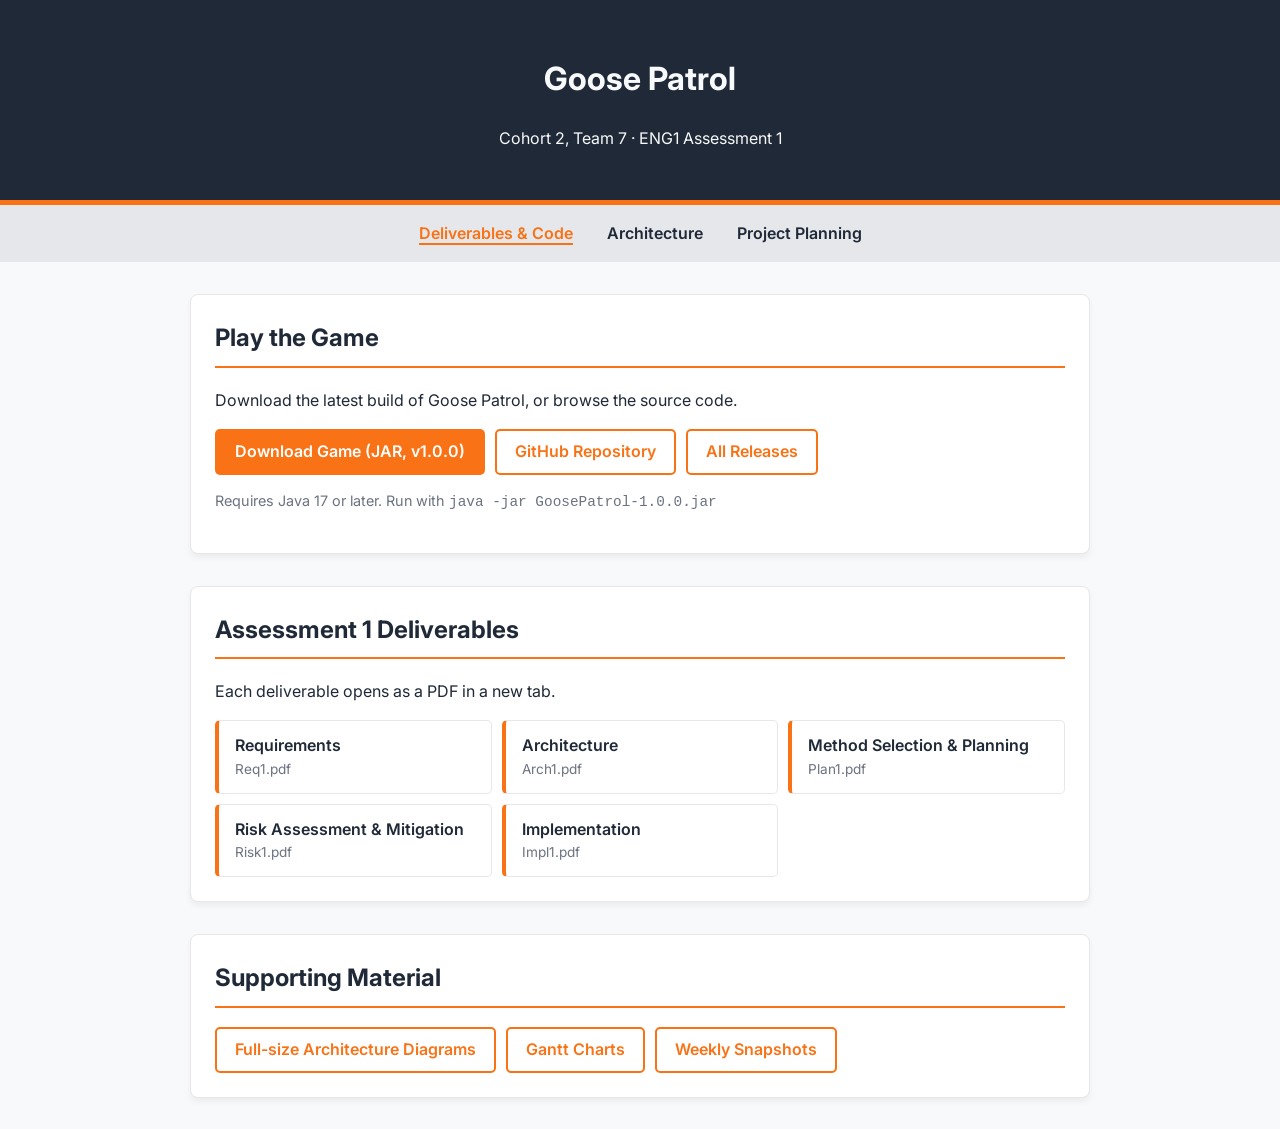
<file: index.html>
<!DOCTYPE html>
<html lang="en">

<head>
    <meta charset="UTF-8">
    <meta name="viewport" content="width=device-width, initial-scale=1.0">
    <title>Goose Patrol UoY ENG1 C2T7</title>
    <link rel="stylesheet" href="style.css">
</head>

<body>
    <header>
        <h1>Goose Patrol</h1>
        <p>Cohort 2, Team 7 &middot; ENG1 Assessment 1</p>
    </header>

    <nav>
        <a href="index.html" class="active">Deliverables &amp; Code</a>
        <a href="architecture.html">Architecture</a>
        <a href="planning.html">Project Planning</a>
    </nav>

    <div class="container">

        <div id="code" class="card">
            <h2>Play the Game</h2>
            <p>Download the latest build of Goose Patrol, or browse the source code.</p>
            <div class="btn-row">
                <a href="https://github.com/uoy-eng1-c2t7/GoosePatrol/releases/latest/download/GoosePatrol-1.0.0.jar"
                    class="btn">Download Game (JAR, v1.0.0)</a>
                <a href="https://github.com/uoy-eng1-c2t7/GoosePatrol" target="_blank"
                    class="btn btn-secondary">GitHub Repository</a>
                <a href="https://github.com/uoy-eng1-c2t7/GoosePatrol/releases" target="_blank"
                    class="btn btn-secondary">All Releases</a>
            </div>
            <p class="note">Requires Java 17 or later. Run with <code>java -jar GoosePatrol-1.0.0.jar</code></p>
        </div>

        <div id="deliverables" class="card">
            <h2>Assessment 1 Deliverables</h2>
            <p>Each deliverable opens as a PDF in a new tab.</p>
            <div class="doc-grid">
                <a href="files/deliverables/req1.pdf" target="_blank">Requirements<span>Req1.pdf</span></a>
                <a href="files/deliverables/arch1.pdf" target="_blank">Architecture<span>Arch1.pdf</span></a>
                <a href="files/deliverables/plan1.pdf" target="_blank">Method Selection &amp; Planning<span>Plan1.pdf</span></a>
                <a href="files/deliverables/risk1.pdf" target="_blank">Risk Assessment &amp; Mitigation<span>Risk1.pdf</span></a>
                <a href="files/deliverables/impl1.pdf" target="_blank">Implementation<span>Impl1.pdf</span></a>
            </div>
        </div>

        <div id="supporting" class="card">
            <h2>Supporting Material</h2>
            <div class="btn-row">
                <a href="architecture.html" class="btn btn-secondary">Full-size Architecture Diagrams</a>
                <a href="planning.html#gantt" class="btn btn-secondary">Gantt Charts</a>
                <a href="planning.html#snapshots" class="btn btn-secondary">Weekly Snapshots</a>
            </div>
        </div>
    </div>

</body>

</html>
</file>
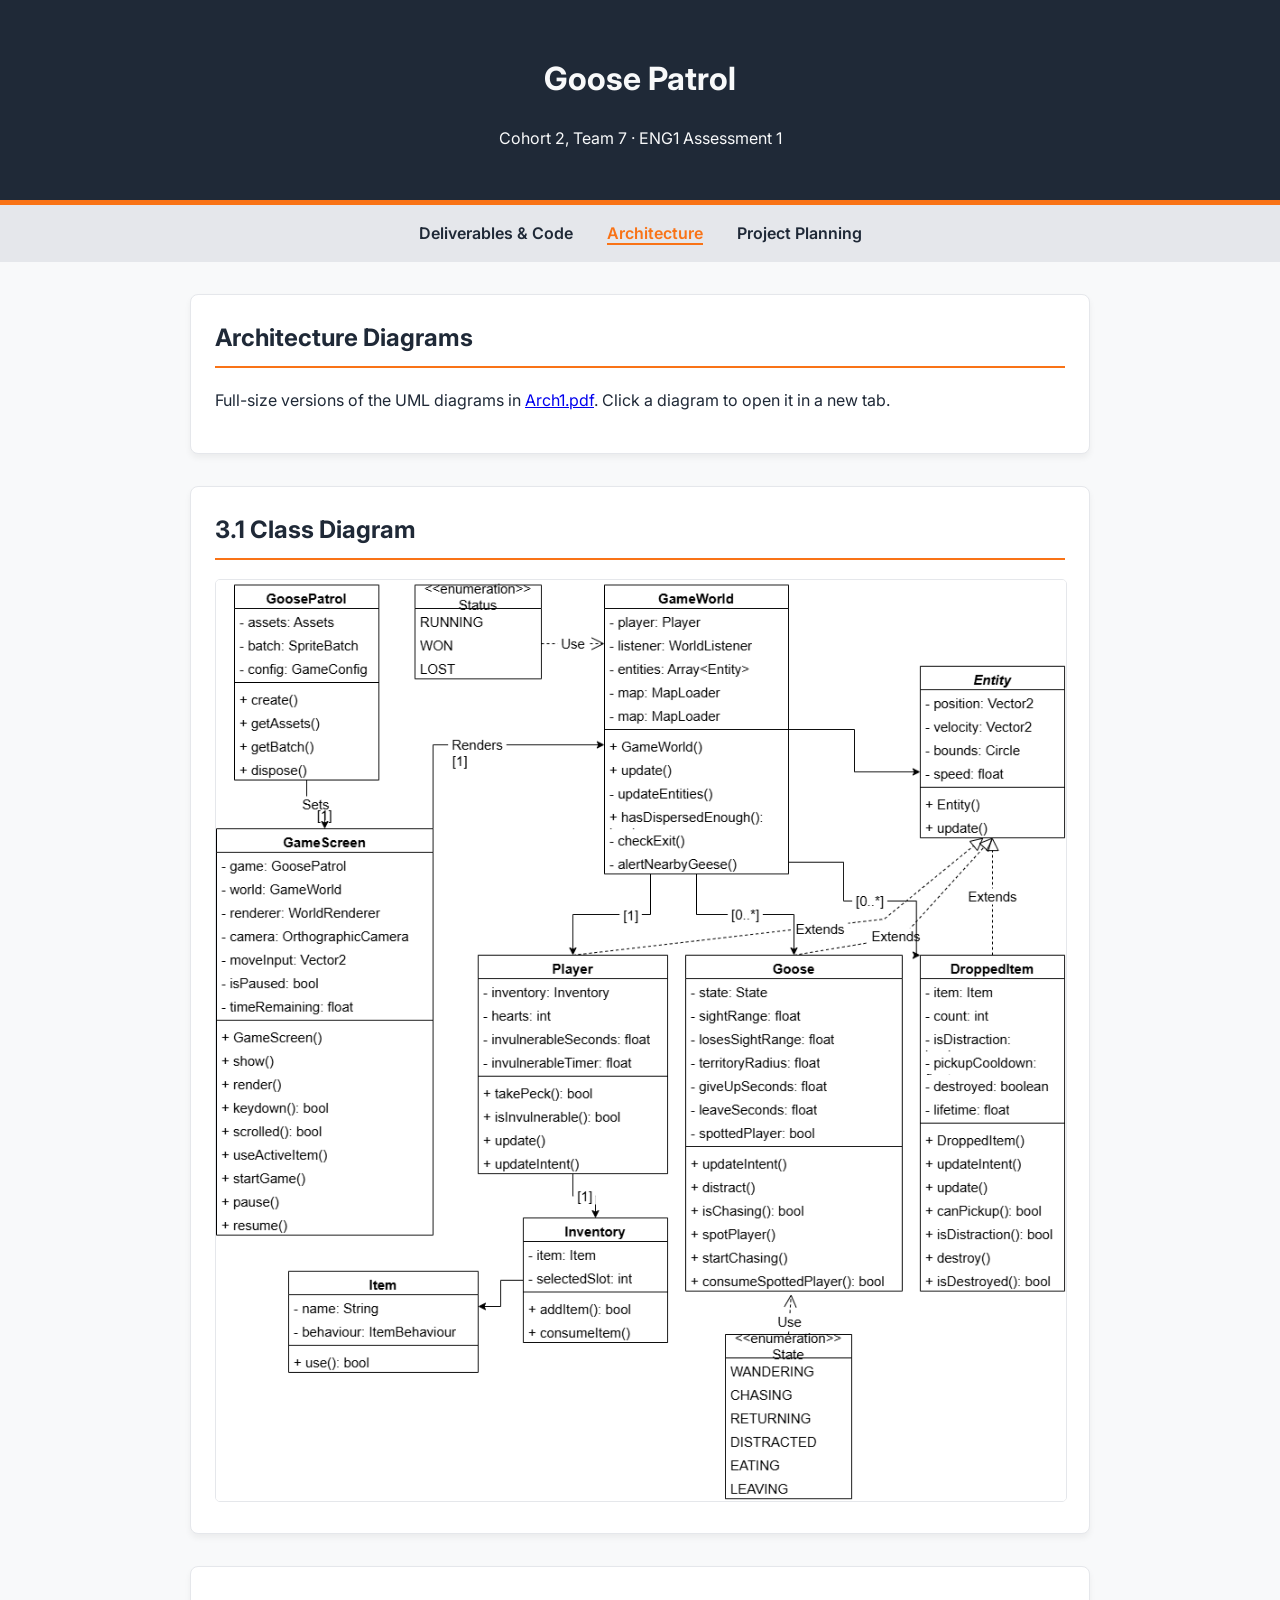
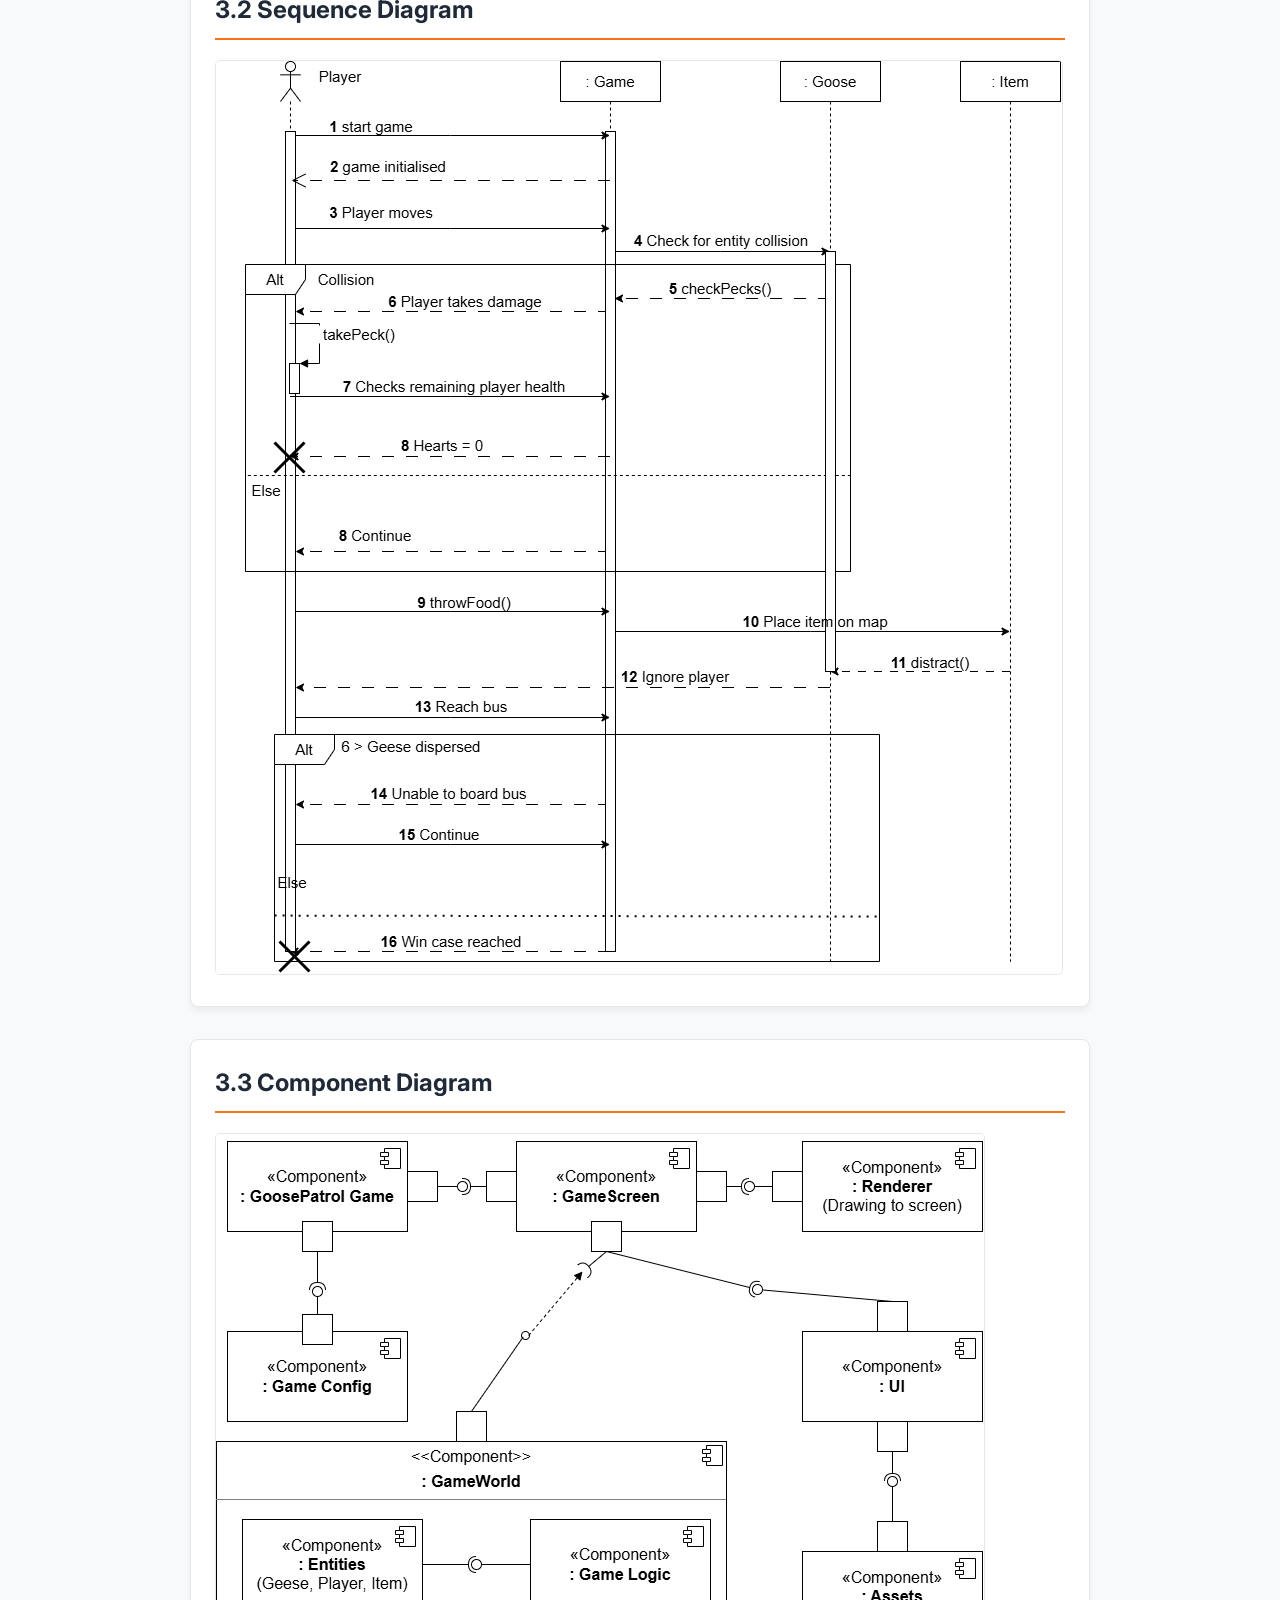
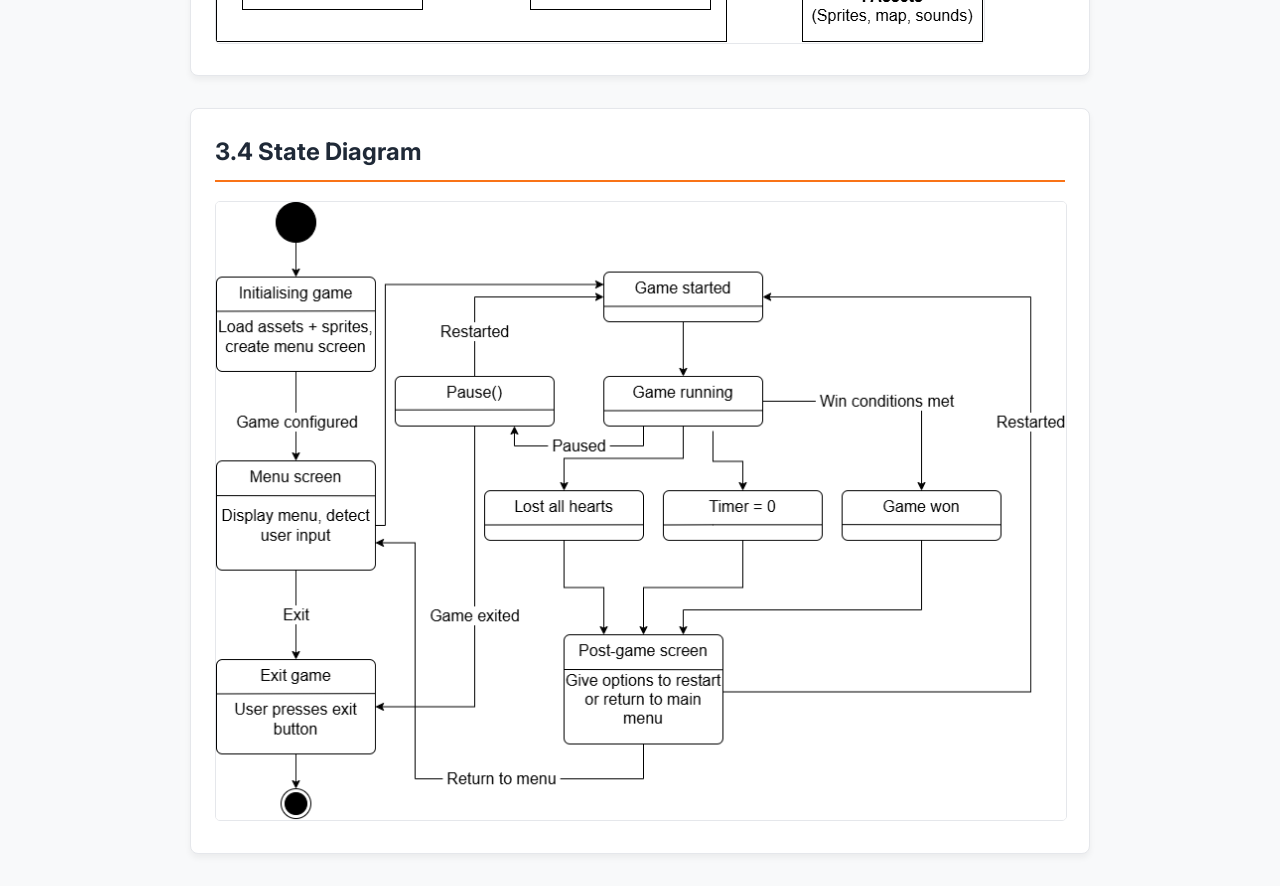
<file: architecture.html>
<!DOCTYPE html>
<html lang="en">

<head>
    <meta charset="UTF-8">
    <meta name="viewport" content="width=device-width, initial-scale=1.0">
    <title>Architecture - Goose Patrol UoY ENG1 C2T7</title>
    <link rel="stylesheet" href="style.css">
</head>

<body>
    <header>
        <h1>Goose Patrol</h1>
        <p>Cohort 2, Team 7 &middot; ENG1 Assessment 1</p>
    </header>

    <nav>
        <a href="index.html">Deliverables &amp; Code</a>
        <a href="architecture.html" class="active">Architecture</a>
        <a href="planning.html">Project Planning</a>
    </nav>

    <div class="container">
        <div class="card">
            <h2>Architecture Diagrams</h2>
            <p>Full-size versions of the UML diagrams in
                <a href="files/deliverables/Arch1.pdf" target="_blank">Arch1.pdf</a>. Click a diagram to open it in a new tab.</p>
        </div>

        <div id="class" class="card diagram">
            <h2>3.1 Class Diagram</h2>
            <a href="images/architecture/class_diagram.png" target="_blank">
                <img src="images/architecture/class_diagram.png" alt="UML class diagram"></a>
        </div>

        <div id="sequence" class="card diagram">
            <h2>3.2 Sequence Diagram</h2>
            <a href="images/architecture/sequence_diagram.png" target="_blank">
                <img src="images/architecture/sequence_diagram.png" alt="UML sequence diagram"></a>
        </div>

        <div id="component" class="card diagram">
            <h2>3.3 Component Diagram</h2>
            <a href="images/architecture/component_diagram.png" target="_blank">
                <img src="images/architecture/component_diagram.png" alt="UML component diagram"></a>
        </div>

        <div id="state" class="card diagram">
            <h2>3.4 State Diagram</h2>
            <a href="images/architecture/state_diagram.png" target="_blank">
                <img src="images/architecture/state_diagram.png" alt="UML state diagram"></a>
        </div>
    </div>

</body>

</html>
</file>
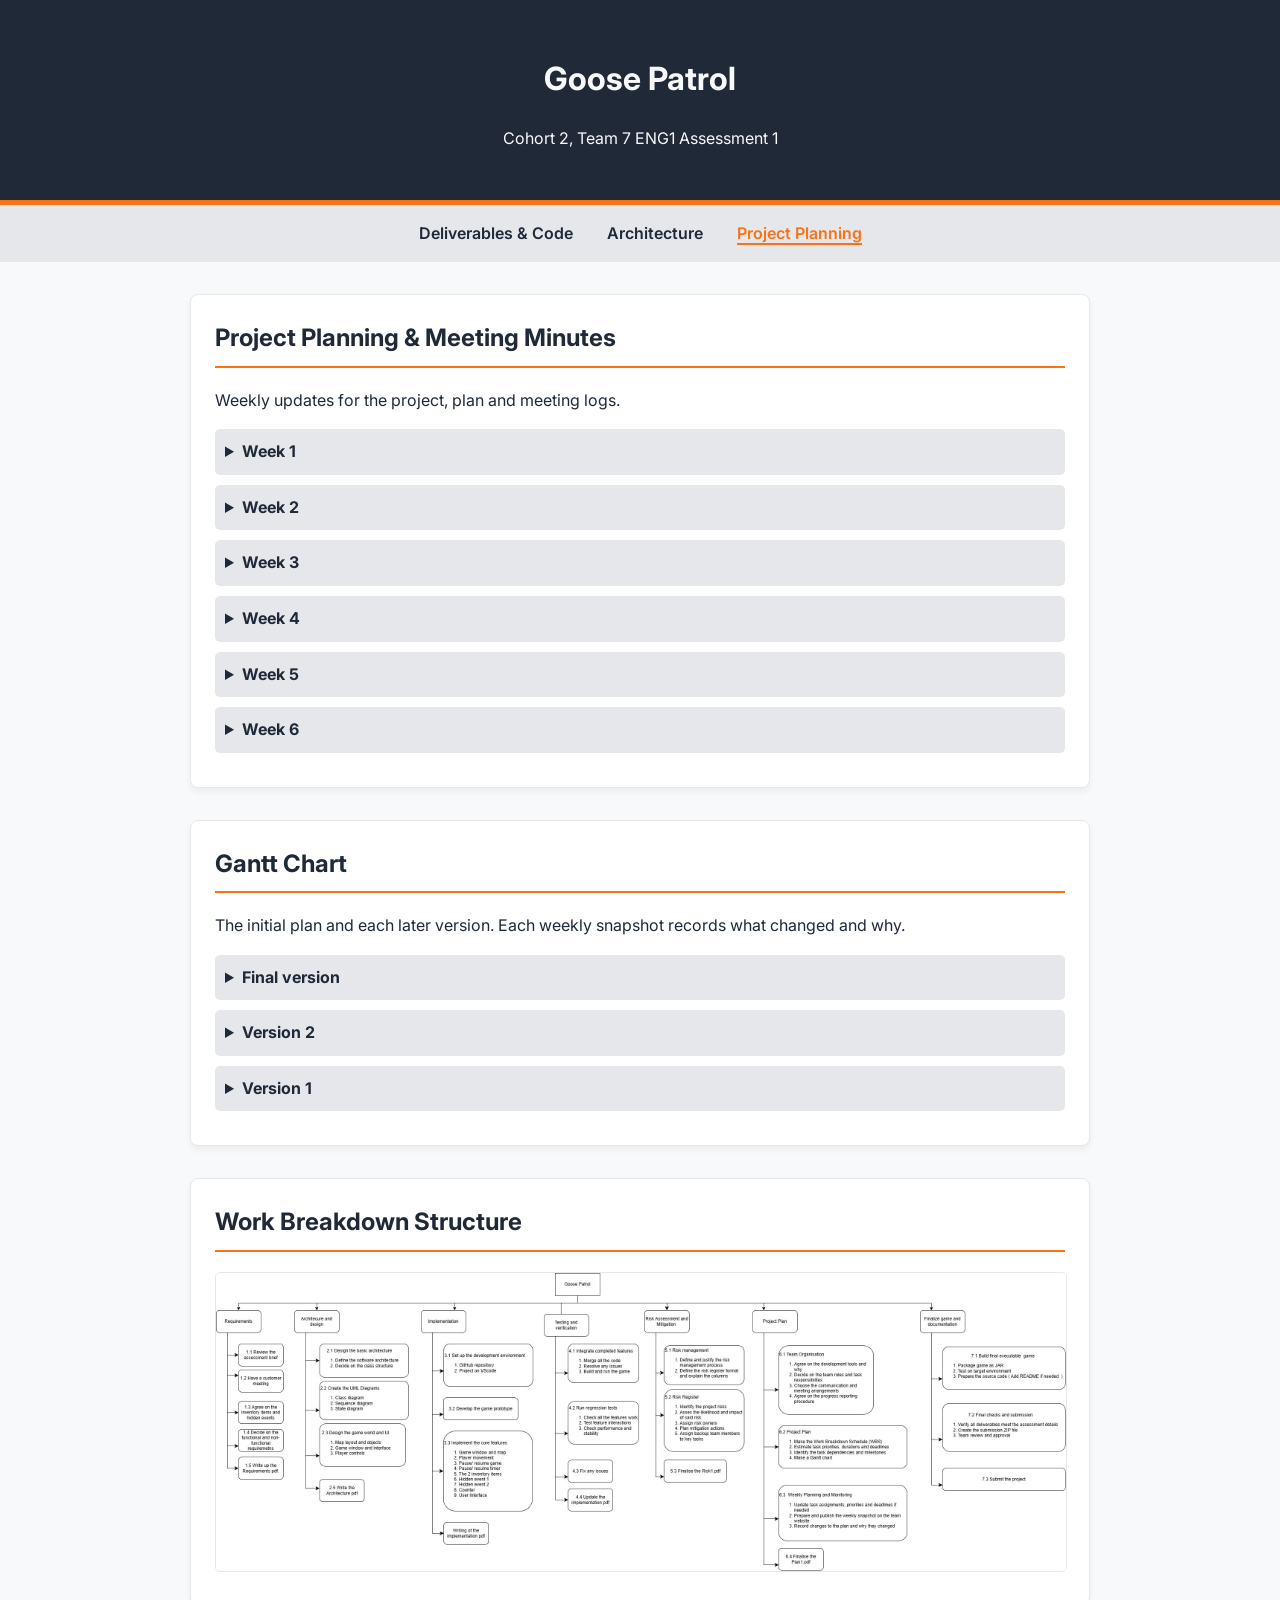
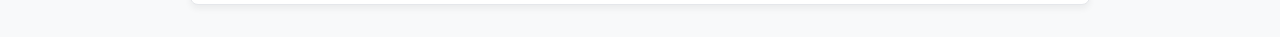
<file: planning.html>
<!DOCTYPE html>
<html lang="en">

<head>
    <meta charset="UTF-8">
    <meta name="viewport" content="width=device-width, initial-scale=1.0">
    <title>Goose Patrol UoY ENG1 C2T7</title>
    <link rel="stylesheet" href="style.css">
</head>

<body>
    <header>
        <h1>Goose Patrol</h1>
        <p>Cohort 2, Team 7 ENG1 Assessment 1</p>
    </header>

    <nav>
        <a href="index.html">Deliverables &amp; Code</a>
        <a href="architecture.html">Architecture</a>
        <a href="planning.html" class="active">Project Planning</a>
    </nav>

    <div class="container">
        <div id="snapshots" class="card">
            <h2>Project Planning & Meeting Minutes</h2>
            <p>Weekly updates for the project, plan and meeting logs.</p>

            <details>
                <summary>Week 1</summary>
                <object data="files/snapshots/week_1.pdf" type="application/pdf" class="pdf-view"></object>
                <a href="files/snapshots/week_1.pdf" target="_blank" class="btn">Open Week 1 snapshot (PDF)</a>
            </details>

            <details>
                <summary>Week 2</summary>
                <object data="files/snapshots/week_2.pdf" type="application/pdf" class="pdf-view"></object>
                <a href="files/snapshots/week_2.pdf" target="_blank" class="btn">Open Week 2 snapshot (PDF)</a>
            </details>

            <details>
                <summary>Week 3</summary>
                <object data="files/snapshots/week_3.pdf" type="application/pdf" class="pdf-view"></object>
                <a href="files/snapshots/week_3.pdf" target="_blank" class="btn">Open Week 3 snapshot (PDF)</a>
            </details>

            <details>
                <summary>Week 4</summary>
                <object data="files/snapshots/week_4.pdf" type="application/pdf" class="pdf-view"></object>
                <a href="files/snapshots/week_4.pdf" target="_blank" class="btn">Open Week 4 snapshot (PDF)</a>
            </details>

            <details>
                <summary>Week 5</summary>
                <object data="files/snapshots/week_5.pdf" type="application/pdf" class="pdf-view"></object>
                <a href="files/snapshots/week_5.pdf" target="_blank" class="btn">Open Week 5 snapshot (PDF)</a>
            </details>

            <details>
                <summary>Week 6</summary>
                <object data="files/snapshots/week_6.pdf" type="application/pdf" class="pdf-view"></object>
                <a href="files/snapshots/week_6.pdf" target="_blank" class="btn">Open Week 6 snapshot (PDF)</a>
            </details>
        </div>

        <div id="gantt" class="card">
            <h2>Gantt Chart</h2>
            <p>The initial plan and each later version. Each weekly snapshot records what changed and why.</p>

            <details>
                <summary>Final version</summary>
                <object data="files/gantt/gantt_final.pdf" type="application/pdf" class="pdf-view">
                    <p>Your browser can't display the PDF here.</p>
                </object>
                <a href="files/gantt/gantt_final.pdf" target="_blank" class="btn">Open Gantt chart (PDF)</a>
            </details>

            <details>
                <summary>Version 2</summary>
                <object data="files/gantt/gantt_v2.pdf" type="application/pdf" class="pdf-view">
                    <p>Your browser can't display the PDF here.</p>
                </object>
                <a href="files/gantt/gantt_v2.pdf" target="_blank" class="btn">Open Gantt chart (PDF)</a>
            </details>

            <details>
                <summary>Version 1</summary>
                <object data="files/gantt/gantt_v1.pdf" type="application/pdf" class="pdf-view">
                    <p>Your browser can't display the PDF here.</p>
                </object>
                <a href="files/gantt/gantt_v1.pdf" target="_blank" class="btn">Open Gantt chart (PDF)</a>
            </details>
        </div>

        <div id="wbs" class="card">
            <h2>Work Breakdown Structure</h2>
            <img src="images/wbs.jpg" alt="Work breakdown structure">
        </div>
    </div>



</body>

</html>
</file>
<file: style.css>
@import url('https://fonts.googleapis.com/css2?family=Inter:wght@400;600;700&display=swap');

:root {
    --white: #f8f9fa;
    --orange: #f97316;
    --dark-text: #1f2937;
    --gray: #e5e7eb;
}

body {
    font-family: 'Inter', sans-serif;
    color: var(--dark-text);
    background-color: var(--white);
    line-height: 1.6;
    margin: 0;
    padding: 0;
}

header {
    background-color: var(--dark-text);
    color: var(--white);
    padding: 2rem;
    text-align: center;
    border-bottom: 5px solid var(--orange);
}

nav {
    background-color: var(--gray);
    padding: 1rem;
    text-align: center;
}

nav a {
    margin: 0 15px;
    color: var(--dark-text);
    text-decoration: none;
    font-weight: 600;
}

nav a:hover {
    color: var(--orange);
}

.container {
    max-width: 900px;
    margin: 2rem auto;
    padding: 0 2rem;
}

.card {
    background: white;
    border: 1px solid var(--gray);
    border-radius: 8px;
    padding: 1.5rem;
    margin-bottom: 2rem;
    box-shadow: 0 4px 6px rgba(0, 0, 0, 0.05);
}

h2 {
    border-bottom: 2px solid var(--orange);
    padding-bottom: 0.5rem;
    margin-top: 0;
}

.btn {
    display: inline-block;
    background-color: var(--orange);
    color: white;
    padding: 10px 20px;
    text-decoration: none;
    border-radius: 5px;
    font-weight: 600;
    margin-top: 10px;
}

.btn:hover {
    background-color: #ea580c;
}

ul {
    list-style-type: square;
}

details summary {
    font-weight: bold; 
    cursor: pointer; 
    padding: 10px; 
    background-color: var(--gray); 
    border-radius: 5px; 
    margin-bottom: 10px;
}

.card img {
    max-width: 100%;
    height: auto;
    border: 1px solid var(--gray);
    border-radius: 5px;
}

.pdf-view {
    width: 100%;
    height: 600px;
    border: 1px solid var(--gray);
    border-radius: 5px;
}

/* Button row: even spacing, wraps on small screens */
.btn-row {
    display: flex;
    flex-wrap: wrap;
    gap: 10px;
    margin-top: 10px;
}

.btn-row .btn {
    margin-top: 0;
}

/* Less important actions: outlined instead of filled */
.btn-secondary {
    background-color: white;
    color: var(--orange);
    border: 2px solid var(--orange);
    padding: 8px 18px;
}

.btn-secondary:hover {
    background-color: #fff7ed;
}

/* Deliverables as a grid of buttons instead of a bullet list */
.doc-grid {
    display: grid;
    grid-template-columns: repeat(auto-fill, minmax(240px, 1fr));
    gap: 10px;
}

.doc-grid a {
    display: block;
    padding: 12px 16px;
    border: 1px solid var(--gray);
    border-left: 4px solid var(--orange);
    border-radius: 5px;
    color: var(--dark-text);
    text-decoration: none;
    font-weight: 600;
}

.doc-grid a span {
    display: block;
    font-weight: 400;
    font-size: 0.85rem;
    color: #6b7280;
}

.doc-grid a:hover {
    background-color: #fff7ed;
}

/* Highlight the current page in the nav */
nav a.active {
    color: var(--orange);
    border-bottom: 2px solid var(--orange);
}

.note {
    font-size: 0.9rem;
    color: #6b7280;
}

/* Diagrams: click to open full size */
.diagram img {
    cursor: zoom-in;
}
</file>
